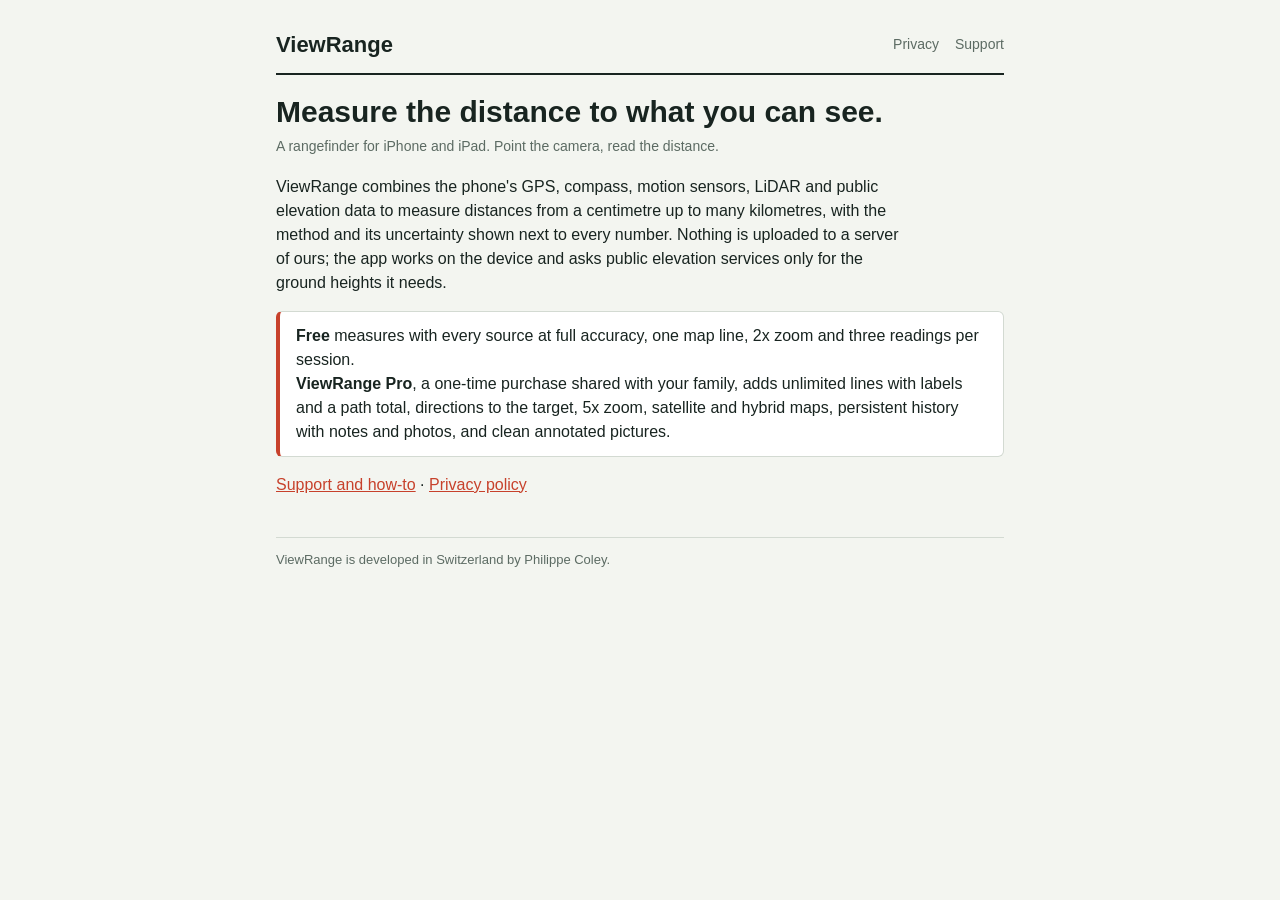
<file: index.html>
<!doctype html>
<html lang="en">
<head>
<meta charset="utf-8">
<meta name="viewport" content="width=device-width,initial-scale=1">
<title>ViewRange</title>
<link rel="stylesheet" href="style.css">
</head>
<body>
<div class="wrap">
<header><a class="brand" href="index.html">ViewRange</a><nav><a href="privacy.html">Privacy</a><a href="support.html">Support</a></nav></header>

<h1>Measure the distance to what you can see.</h1>
<p class="meta">A rangefinder for iPhone and iPad. Point the camera, read the distance.</p>

<p>ViewRange combines the phone's GPS, compass, motion sensors, LiDAR and public elevation data to measure distances from a centimetre up to many kilometres, with the method and its uncertainty shown next to every number. Nothing is uploaded to a server of ours; the app works on the device and asks public elevation services only for the ground heights it needs.</p>

<div class="box">
  <b>Free</b> measures with every source at full accuracy, one map line, 2x zoom and three readings per session.<br>
  <b>ViewRange Pro</b>, a one-time purchase shared with your family, adds unlimited lines with labels and a path total, directions to the target, 5x zoom, satellite and hybrid maps, persistent history with notes and photos, and clean annotated pictures.
</div>

<p><a href="support.html">Support and how-to</a> · <a href="privacy.html">Privacy policy</a></p>

<footer>ViewRange is developed in Switzerland by Philippe Coley.</footer>
</div>
</body>
</html>
</file>
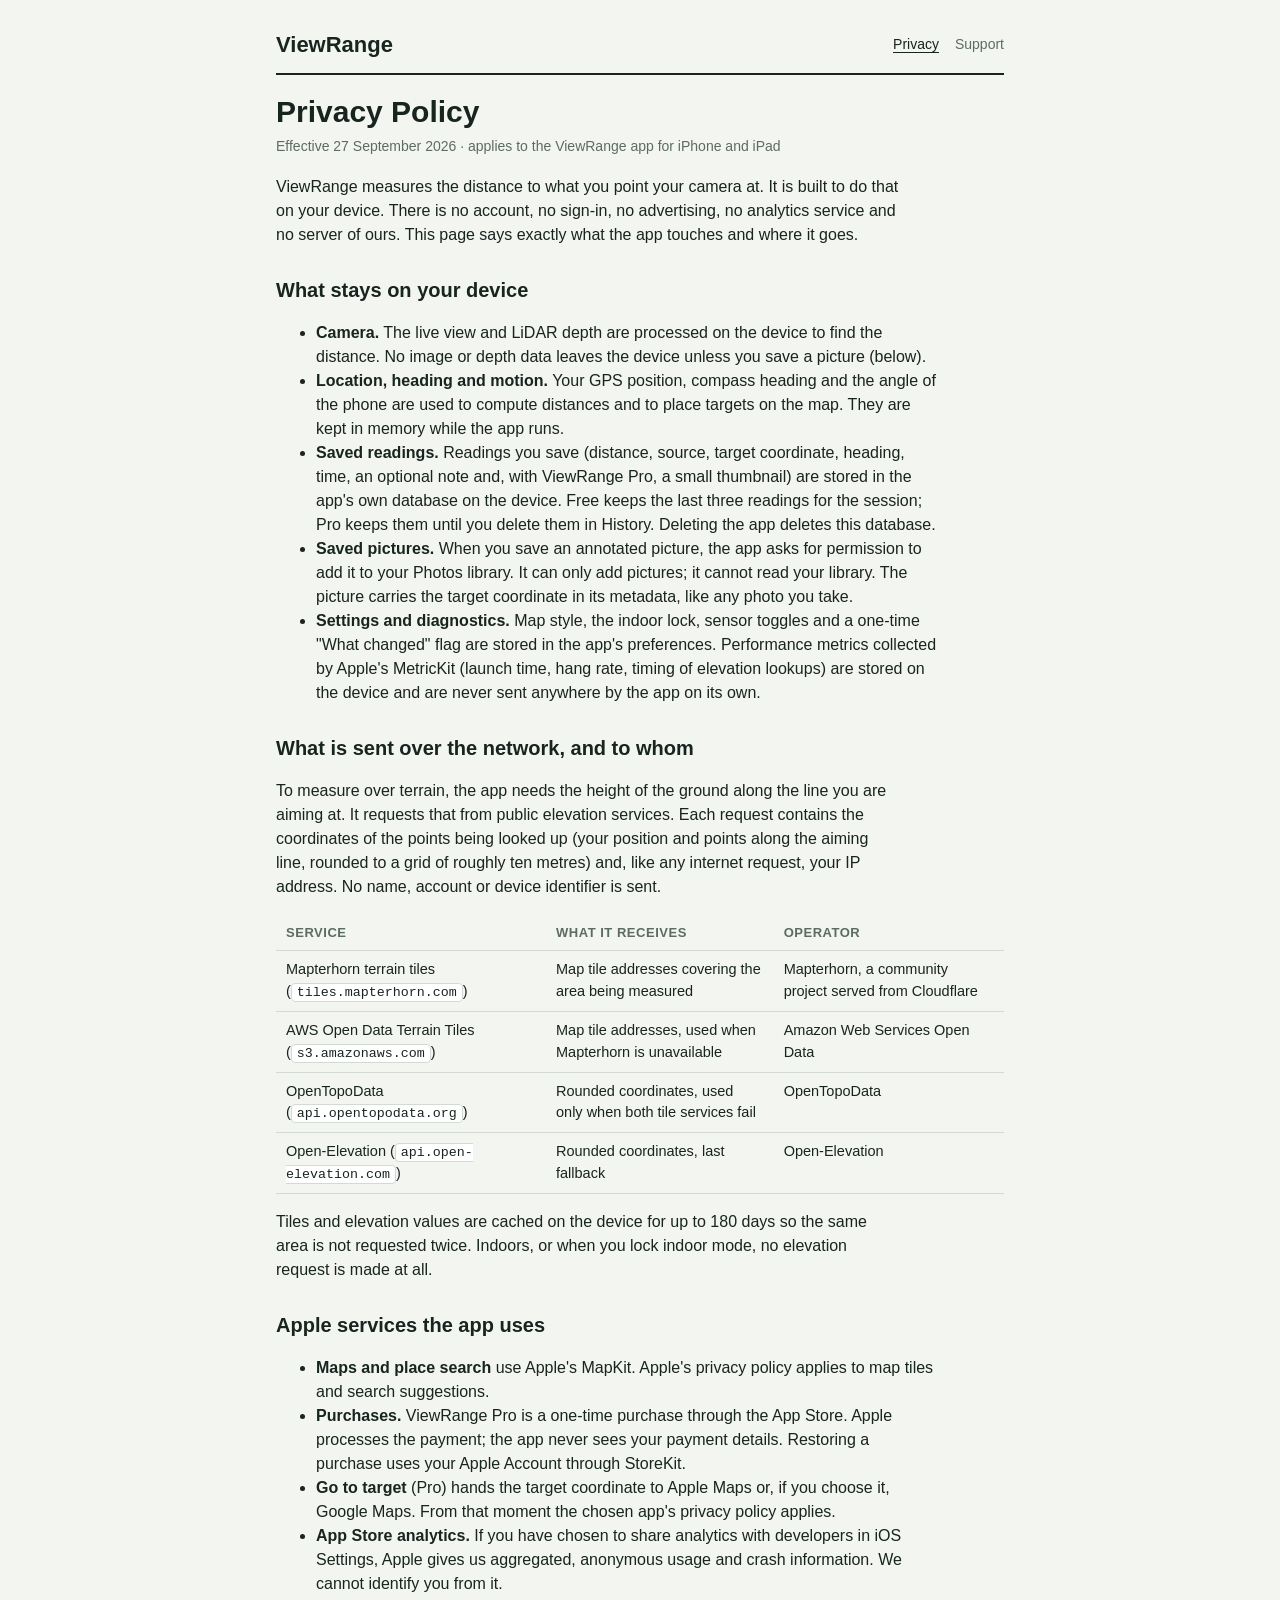
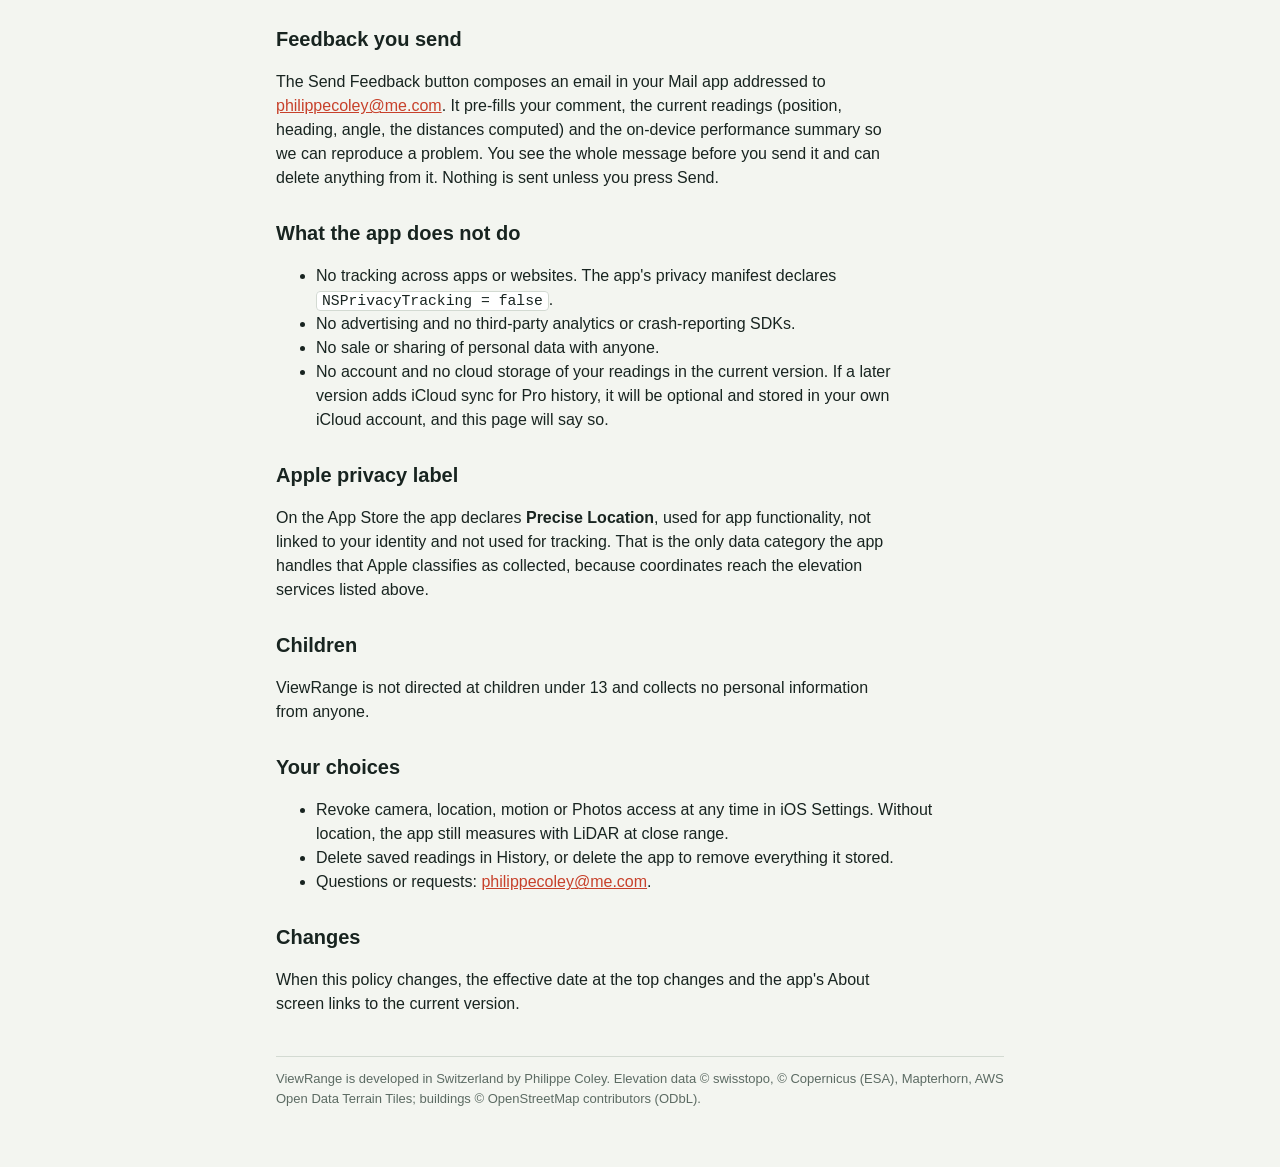
<file: privacy.html>
<!doctype html>
<html lang="en">
<head>
<meta charset="utf-8">
<meta name="viewport" content="width=device-width,initial-scale=1">
<title>ViewRange Privacy Policy</title>
<link rel="stylesheet" href="style.css">
</head>
<body>
<div class="wrap">
<header><a class="brand" href="index.html">ViewRange</a><nav><a href="privacy.html" aria-current="page">Privacy</a><a href="support.html">Support</a></nav></header>

<h1>Privacy Policy</h1>
<p class="meta">Effective 27 September 2026 · applies to the ViewRange app for iPhone and iPad</p>

<p>ViewRange measures the distance to what you point your camera at. It is built to do that on your device. There is no account, no sign-in, no advertising, no analytics service and no server of ours. This page says exactly what the app touches and where it goes.</p>

<h2>What stays on your device</h2>
<ul>
  <li><b>Camera.</b> The live view and LiDAR depth are processed on the device to find the distance. No image or depth data leaves the device unless you save a picture (below).</li>
  <li><b>Location, heading and motion.</b> Your GPS position, compass heading and the angle of the phone are used to compute distances and to place targets on the map. They are kept in memory while the app runs.</li>
  <li><b>Saved readings.</b> Readings you save (distance, source, target coordinate, heading, time, an optional note and, with ViewRange Pro, a small thumbnail) are stored in the app's own database on the device. Free keeps the last three readings for the session; Pro keeps them until you delete them in History. Deleting the app deletes this database.</li>
  <li><b>Saved pictures.</b> When you save an annotated picture, the app asks for permission to add it to your Photos library. It can only add pictures; it cannot read your library. The picture carries the target coordinate in its metadata, like any photo you take.</li>
  <li><b>Settings and diagnostics.</b> Map style, the indoor lock, sensor toggles and a one-time "What changed" flag are stored in the app's preferences. Performance metrics collected by Apple's MetricKit (launch time, hang rate, timing of elevation lookups) are stored on the device and are never sent anywhere by the app on its own.</li>
</ul>

<h2>What is sent over the network, and to whom</h2>
<p>To measure over terrain, the app needs the height of the ground along the line you are aiming at. It requests that from public elevation services. Each request contains the coordinates of the points being looked up (your position and points along the aiming line, rounded to a grid of roughly ten metres) and, like any internet request, your IP address. No name, account or device identifier is sent.</p>
<table>
<thead><tr><th>Service</th><th>What it receives</th><th>Operator</th></tr></thead>
<tbody>
<tr><td>Mapterhorn terrain tiles (<code>tiles.mapterhorn.com</code>)</td><td>Map tile addresses covering the area being measured</td><td>Mapterhorn, a community project served from Cloudflare</td></tr>
<tr><td>AWS Open Data Terrain Tiles (<code>s3.amazonaws.com</code>)</td><td>Map tile addresses, used when Mapterhorn is unavailable</td><td>Amazon Web Services Open Data</td></tr>
<tr><td>OpenTopoData (<code>api.opentopodata.org</code>)</td><td>Rounded coordinates, used only when both tile services fail</td><td>OpenTopoData</td></tr>
<tr><td>Open-Elevation (<code>api.open-elevation.com</code>)</td><td>Rounded coordinates, last fallback</td><td>Open-Elevation</td></tr>
</tbody>
</table>
<p>Tiles and elevation values are cached on the device for up to 180 days so the same area is not requested twice. Indoors, or when you lock indoor mode, no elevation request is made at all.</p>

<h2>Apple services the app uses</h2>
<ul>
  <li><b>Maps and place search</b> use Apple's MapKit. Apple's privacy policy applies to map tiles and search suggestions.</li>
  <li><b>Purchases.</b> ViewRange Pro is a one-time purchase through the App Store. Apple processes the payment; the app never sees your payment details. Restoring a purchase uses your Apple Account through StoreKit.</li>
  <li><b>Go to target</b> (Pro) hands the target coordinate to Apple Maps or, if you choose it, Google Maps. From that moment the chosen app's privacy policy applies.</li>
  <li><b>App Store analytics.</b> If you have chosen to share analytics with developers in iOS Settings, Apple gives us aggregated, anonymous usage and crash information. We cannot identify you from it.</li>
</ul>

<h2>Feedback you send</h2>
<p>The Send Feedback button composes an email in your Mail app addressed to <a href="mailto:philippecoley@me.com">philippecoley@me.com</a>. It pre-fills your comment, the current readings (position, heading, angle, the distances computed) and the on-device performance summary so we can reproduce a problem. You see the whole message before you send it and can delete anything from it. Nothing is sent unless you press Send.</p>

<h2>What the app does not do</h2>
<ul>
  <li>No tracking across apps or websites. The app's privacy manifest declares <code>NSPrivacyTracking = false</code>.</li>
  <li>No advertising and no third-party analytics or crash-reporting SDKs.</li>
  <li>No sale or sharing of personal data with anyone.</li>
  <li>No account and no cloud storage of your readings in the current version. If a later version adds iCloud sync for Pro history, it will be optional and stored in your own iCloud account, and this page will say so.</li>
</ul>

<h2>Apple privacy label</h2>
<p>On the App Store the app declares <b>Precise Location</b>, used for app functionality, not linked to your identity and not used for tracking. That is the only data category the app handles that Apple classifies as collected, because coordinates reach the elevation services listed above.</p>

<h2>Children</h2>
<p>ViewRange is not directed at children under 13 and collects no personal information from anyone.</p>

<h2>Your choices</h2>
<ul>
  <li>Revoke camera, location, motion or Photos access at any time in iOS Settings. Without location, the app still measures with LiDAR at close range.</li>
  <li>Delete saved readings in History, or delete the app to remove everything it stored.</li>
  <li>Questions or requests: <a href="mailto:philippecoley@me.com">philippecoley@me.com</a>.</li>
</ul>

<h2>Changes</h2>
<p>When this policy changes, the effective date at the top changes and the app's About screen links to the current version.</p>

<footer>ViewRange is developed in Switzerland by Philippe Coley. Elevation data © swisstopo, © Copernicus (ESA), Mapterhorn, AWS Open Data Terrain Tiles; buildings © OpenStreetMap contributors (ODbL).</footer>
</div>
</body>
</html>
</file>
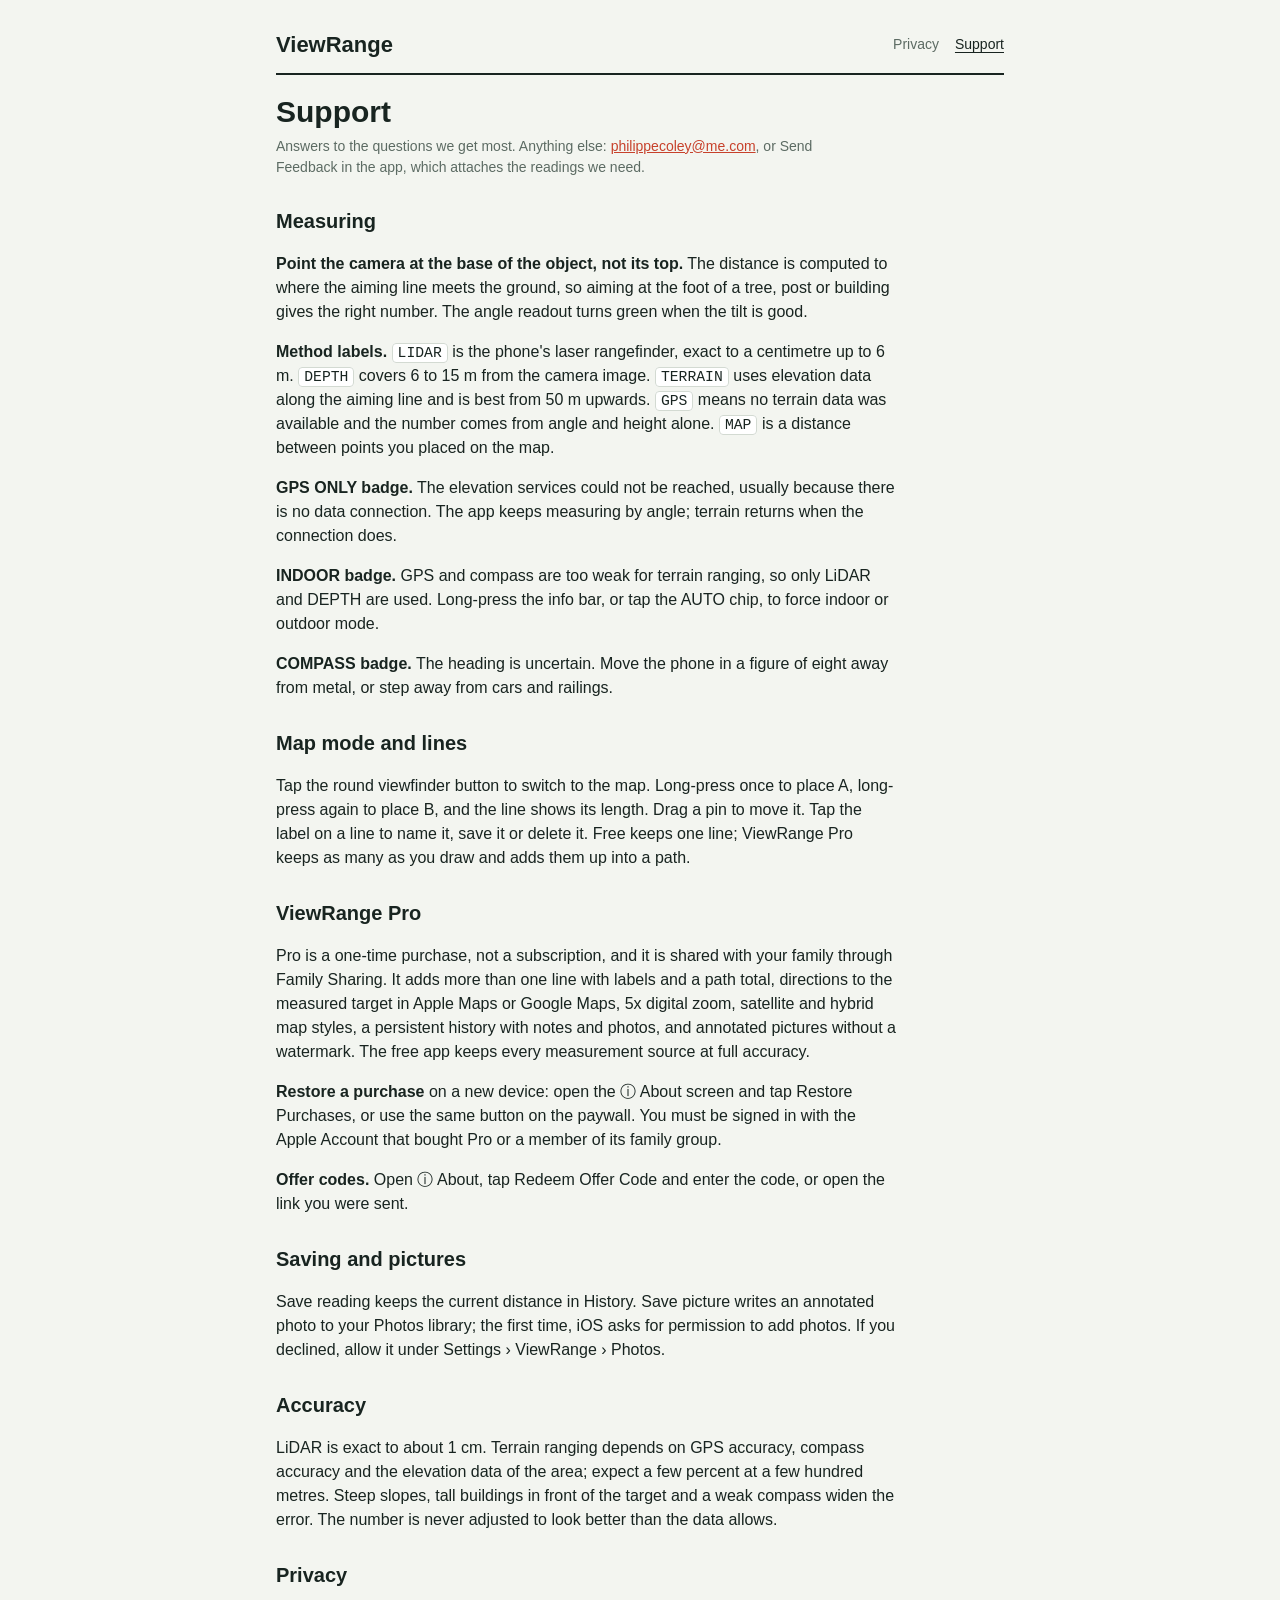
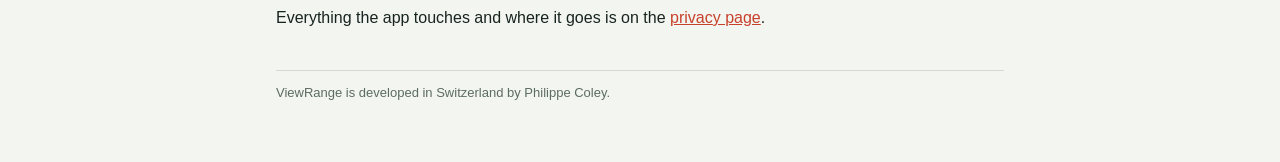
<file: support.html>
<!doctype html>
<html lang="en">
<head>
<meta charset="utf-8">
<meta name="viewport" content="width=device-width,initial-scale=1">
<title>ViewRange Support</title>
<link rel="stylesheet" href="style.css">
</head>
<body>
<div class="wrap">
<header><a class="brand" href="index.html">ViewRange</a><nav><a href="privacy.html">Privacy</a><a href="support.html" aria-current="page">Support</a></nav></header>

<h1>Support</h1>
<p class="meta">Answers to the questions we get most. Anything else: <a href="mailto:philippecoley@me.com">philippecoley@me.com</a>, or Send Feedback in the app, which attaches the readings we need.</p>

<h2>Measuring</h2>
<p><b>Point the camera at the base of the object, not its top.</b> The distance is computed to where the aiming line meets the ground, so aiming at the foot of a tree, post or building gives the right number. The angle readout turns green when the tilt is good.</p>
<p><b>Method labels.</b> <code>LIDAR</code> is the phone's laser rangefinder, exact to a centimetre up to 6 m. <code>DEPTH</code> covers 6 to 15 m from the camera image. <code>TERRAIN</code> uses elevation data along the aiming line and is best from 50 m upwards. <code>GPS</code> means no terrain data was available and the number comes from angle and height alone. <code>MAP</code> is a distance between points you placed on the map.</p>
<p><b>GPS ONLY badge.</b> The elevation services could not be reached, usually because there is no data connection. The app keeps measuring by angle; terrain returns when the connection does.</p>
<p><b>INDOOR badge.</b> GPS and compass are too weak for terrain ranging, so only LiDAR and DEPTH are used. Long-press the info bar, or tap the AUTO chip, to force indoor or outdoor mode.</p>
<p><b>COMPASS badge.</b> The heading is uncertain. Move the phone in a figure of eight away from metal, or step away from cars and railings.</p>

<h2>Map mode and lines</h2>
<p>Tap the round viewfinder button to switch to the map. Long-press once to place A, long-press again to place B, and the line shows its length. Drag a pin to move it. Tap the label on a line to name it, save it or delete it. Free keeps one line; ViewRange Pro keeps as many as you draw and adds them up into a path.</p>

<h2>ViewRange Pro</h2>
<p>Pro is a one-time purchase, not a subscription, and it is shared with your family through Family Sharing. It adds more than one line with labels and a path total, directions to the measured target in Apple Maps or Google Maps, 5x digital zoom, satellite and hybrid map styles, a persistent history with notes and photos, and annotated pictures without a watermark. The free app keeps every measurement source at full accuracy.</p>
<p><b>Restore a purchase</b> on a new device: open the ⓘ About screen and tap Restore Purchases, or use the same button on the paywall. You must be signed in with the Apple Account that bought Pro or a member of its family group.</p>
<p><b>Offer codes.</b> Open ⓘ About, tap Redeem Offer Code and enter the code, or open the link you were sent.</p>

<h2>Saving and pictures</h2>
<p>Save reading keeps the current distance in History. Save picture writes an annotated photo to your Photos library; the first time, iOS asks for permission to add photos. If you declined, allow it under Settings › ViewRange › Photos.</p>

<h2>Accuracy</h2>
<p>LiDAR is exact to about 1 cm. Terrain ranging depends on GPS accuracy, compass accuracy and the elevation data of the area; expect a few percent at a few hundred metres. Steep slopes, tall buildings in front of the target and a weak compass widen the error. The number is never adjusted to look better than the data allows.</p>

<h2>Privacy</h2>
<p>Everything the app touches and where it goes is on the <a href="privacy.html">privacy page</a>.</p>

<footer>ViewRange is developed in Switzerland by Philippe Coley.</footer>
</div>
</body>
</html>
</file>
<file: style.css>
:root{--bg:#F3F5F0;--panel:#fff;--ink:#182420;--muted:#5C6B63;--line:#D3DAD2;--accent:#C7412B}
@media (prefers-color-scheme:dark){:root{--bg:#121917;--panel:#1B2421;--ink:#E6ECE6;--muted:#98A79F;--line:#2E3A35;--accent:#E4614A}}
*{box-sizing:border-box}
body{margin:0;background:var(--bg);color:var(--ink);font:16px/1.5 -apple-system,BlinkMacSystemFont,"Segoe UI",Helvetica,Arial,sans-serif}
.wrap{max-width:760px;margin:0 auto;padding:28px 16px 60px}
header{display:flex;align-items:center;gap:12px;border-bottom:2px solid var(--ink);padding-bottom:12px;margin-bottom:20px}
header .brand{font-weight:700;font-size:22px;text-decoration:none;color:var(--ink)}
nav{margin-left:auto;display:flex;gap:16px;font-size:14px}
nav a{color:var(--muted);text-decoration:none}
nav a:hover,nav a[aria-current]{color:var(--ink);text-decoration:underline;text-underline-offset:3px}
h1{font-size:30px;line-height:1.15;margin:0 0 6px}
h2{font-size:20px;margin:28px 0 8px}
p,li{max-width:70ch}
.meta{color:var(--muted);font-size:14px;margin:0 0 18px}
table{border-collapse:collapse;width:100%;font-size:14.5px;margin:8px 0}
th,td{text-align:left;vertical-align:top;padding:8px 10px;border-bottom:1px solid var(--line)}
th{color:var(--muted);font-weight:600;font-size:13px;text-transform:uppercase;letter-spacing:.04em}
code{font-family:ui-monospace,Menlo,Consolas,monospace;font-size:.92em;background:var(--panel);border:1px solid var(--line);border-radius:4px;padding:1px 5px}
.box{background:var(--panel);border:1px solid var(--line);border-left:4px solid var(--accent);border-radius:6px;padding:12px 16px;margin:16px 0}
footer{margin-top:40px;border-top:1px solid var(--line);padding-top:12px;font-size:13px;color:var(--muted)}
a{color:var(--accent)}
</file>
